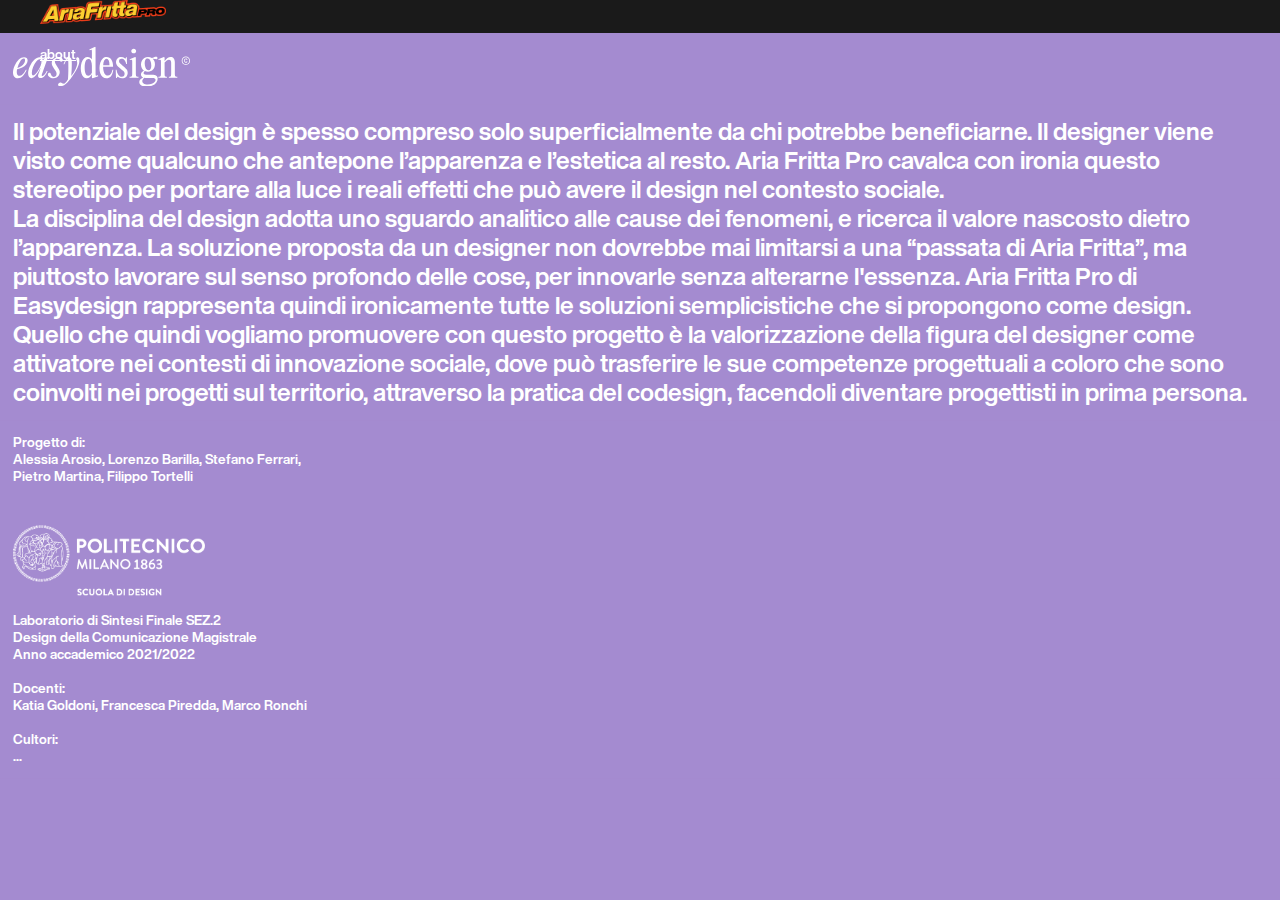
<file: about.html>
<!DOCTYPE html>
<html>
  <head>
    <meta charset="utf-8">
    <meta name="viewport" width=device-width, initial-scale=1.0, maximum-scale=1.0, user-scalable=0>
    <link href="https://cdn.jsdelivr.net/npm/bootstrap@5.1.3/dist/css/bootstrap.min.css" rel="stylesheet" integrity="sha384-1BmE4kWBq78iYhFldvKuhfTAU6auU8tT94WrHftjDbrCEXSU1oBoqyl2QvZ6jIW3" crossorigin="anonymous">
    <link href="style.css" rel="stylesheet">
    <title>Aria Fritta Pro shopping</title>
    <link rel="icon" type="image/png" href="assets/images/icon.png">
  </head>
  <body>

    <nav class="navbar navbar-expand-lg">
      <div class="container-fluid">
        <a class="navbar-brand" href="index.html"><img src="assets/images/logo.png" id="navbarLogoImg" alt="" style="height: 1.875vw"></a>
        <div class="collapse navbar-collapse" id="navbarSupportedContent">
          <ul class="navbar-nav me-auto mb-2 mb-lg-0">
          </ul>
          <form class="d-flex">
            <a class="nav-link" href="about.html">about</a>
          </form>
        </div>
      </div>
    </nav>

<div class="container-fluid" id="realcontainer">
  <div class="row">

    <!-- contesto -->
    <div class="col-12 bg-purple m-text">
      <img src="assets/images/easydesignlogo.svg" style="height: 3.125vw;">
    </div>
    <div class="col-8 p-0 m-0 divimage">
      <div class="col-12 bg-purple m-text">
        <p>Il potenziale del design è spesso compreso solo superficialmente da chi potrebbe beneficiarne. Il designer viene visto come qualcuno che antepone l’apparenza e l’estetica al resto. Aria Fritta Pro cavalca con ironia questo stereotipo per portare alla luce i reali effetti che può avere il design nel contesto sociale. </p>
        <p>La disciplina del design adotta uno sguardo analitico alle cause dei fenomeni, e ricerca il valore nascosto dietro l’apparenza. La soluzione proposta da un designer non dovrebbe mai limitarsi a una “passata di Aria Fritta”, ma piuttosto lavorare sul senso profondo delle cose, per innovarle senza alterarne l'essenza. Aria Fritta Pro di Easydesign rappresenta quindi ironicamente tutte le soluzioni semplicistiche che si propongono come design.</p>
        <p>Quello che quindi vogliamo promuovere con questo progetto è la valorizzazione della figura del designer come attivatore nei contesti di innovazione sociale, dove può trasferire le sue competenze progettuali a coloro che sono coinvolti nei progetti sul territorio, attraverso la pratica del codesign, facendoli diventare progettisti in prima persona.</p>
      </div>
    </div>
    <div class="col-4 p-0 m-0">
      <div class="col bg-purple m-text">
        <h2 style="margin-top: 0;">
          Progetto di:<br>
          Alessia Arosio,
          Lorenzo Barilla,
          Stefano Ferrari,<br>
          Pietro Martina,
          Filippo Tortelli
        </h2>
        <img src="assets/images/polimibianco.png" style="width: 15vw; margin-top: 3.125vw;">
        <h2>
          Laboratorio di Sintesi Finale SEZ.2<br>
          Design della Comunicazione Magistrale<br>
          Anno accademico 2021/2022 <br>
          <br>
          Docenti:<br>
          Katia Goldoni, Francesca Piredda, Marco Ronchi<br>
          <br>
          Cultori:<br>
          ...
        </h2>
      </div>
    </div>

  </div>
  </div>

  </body>
</html>
</file>
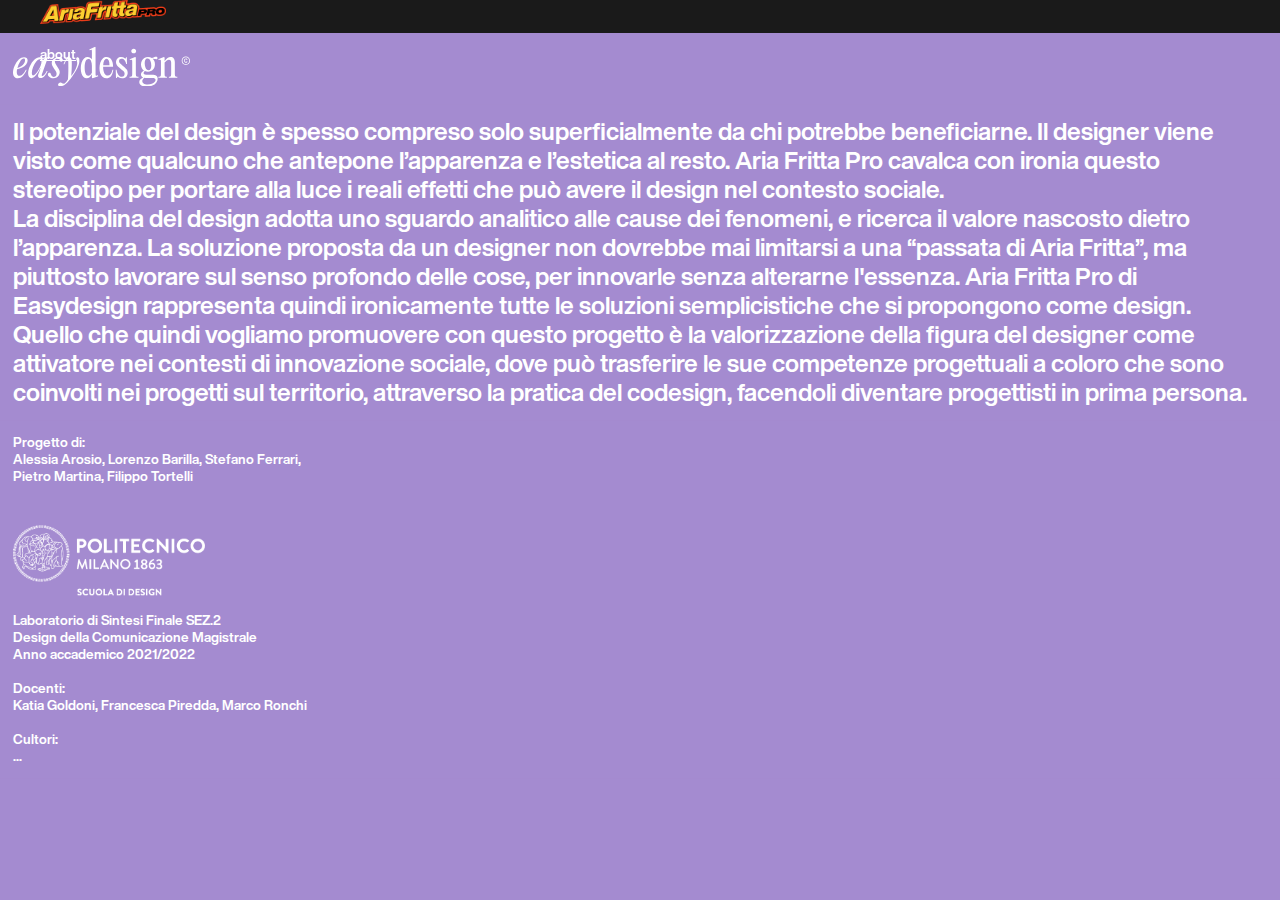
<file: aboutfordesigner.html>
<!DOCTYPE html>
<html>
  <head>
    <meta charset="utf-8">
    <meta name="viewport" width=device-width, initial-scale=1.0, maximum-scale=1.0, user-scalable=0>
    <link href="https://cdn.jsdelivr.net/npm/bootstrap@5.1.3/dist/css/bootstrap.min.css" rel="stylesheet" integrity="sha384-1BmE4kWBq78iYhFldvKuhfTAU6auU8tT94WrHftjDbrCEXSU1oBoqyl2QvZ6jIW3" crossorigin="anonymous">
    <link href="style.css" rel="stylesheet">
    <title>Aria Fritta Pro shopping</title>
    <link rel="icon" type="image/png" href="assets/images/icon.png">
  </head>
  <body>

    <nav class="navbar navbar-expand-lg">
      <div class="container-fluid">
        <a class="navbar-brand" href="designer.html"><img src="assets/images/logo.png" id="navbarLogoImg" alt="" style="height: 1.875vw"></a>
        <div class="collapse navbar-collapse" id="navbarSupportedContent">
          <ul class="navbar-nav me-auto mb-2 mb-lg-0">
          </ul>
          <form class="d-flex">
            <a class="nav-link" href="about.html">about</a>
          </form>
        </div>
      </div>
    </nav>

<div class="container-fluid" id="realcontainer">
  <div class="row">

    <!-- contesto -->
    <div class="col-12 bg-purple m-text">
      <img src="assets/images/easydesignlogo.svg" style="height: 3.125vw;">
    </div>
    <div class="col-8 p-0 m-0 divimage">
      <div class="col-12 bg-purple m-text">
        <p>Il potenziale del design è spesso compreso solo superficialmente da chi potrebbe beneficiarne. Il designer viene visto come qualcuno che antepone l’apparenza e l’estetica al resto. Aria Fritta Pro cavalca con ironia questo stereotipo per portare alla luce i reali effetti che può avere il design nel contesto sociale. </p>
        <p>La disciplina del design adotta uno sguardo analitico alle cause dei fenomeni, e ricerca il valore nascosto dietro l’apparenza. La soluzione proposta da un designer non dovrebbe mai limitarsi a una “passata di Aria Fritta”, ma piuttosto lavorare sul senso profondo delle cose, per innovarle senza alterarne l'essenza. Aria Fritta Pro di Easydesign rappresenta quindi ironicamente tutte le soluzioni semplicistiche che si propongono come design.</p>
        <p>Quello che quindi vogliamo promuovere con questo progetto è la valorizzazione della figura del designer come attivatore nei contesti di innovazione sociale, dove può trasferire le sue competenze progettuali a coloro che sono coinvolti nei progetti sul territorio, attraverso la pratica del codesign, facendoli diventare progettisti in prima persona.</p>
      </div>
    </div>
    <div class="col-4 p-0 m-0">
      <div class="col bg-purple m-text">
        <h2 style="margin-top: 0;">
          Progetto di:<br>
          Alessia Arosio,
          Lorenzo Barilla,
          Stefano Ferrari,<br>
          Pietro Martina,
          Filippo Tortelli
        </h2>
        <img src="assets/images/polimibianco.png" style="width: 15vw; margin-top: 3.125vw;">
        <h2>
          Laboratorio di Sintesi Finale SEZ.2<br>
          Design della Comunicazione Magistrale<br>
          Anno accademico 2021/2022 <br>
          <br>
          Docenti:<br>
          Katia Goldoni, Francesca Piredda, Marco Ronchi<br>
          <br>
          Cultori:<br>
          ...
        </h2>
      </div>
    </div>

  </div>
  </div>

  </body>
</html>
</file>
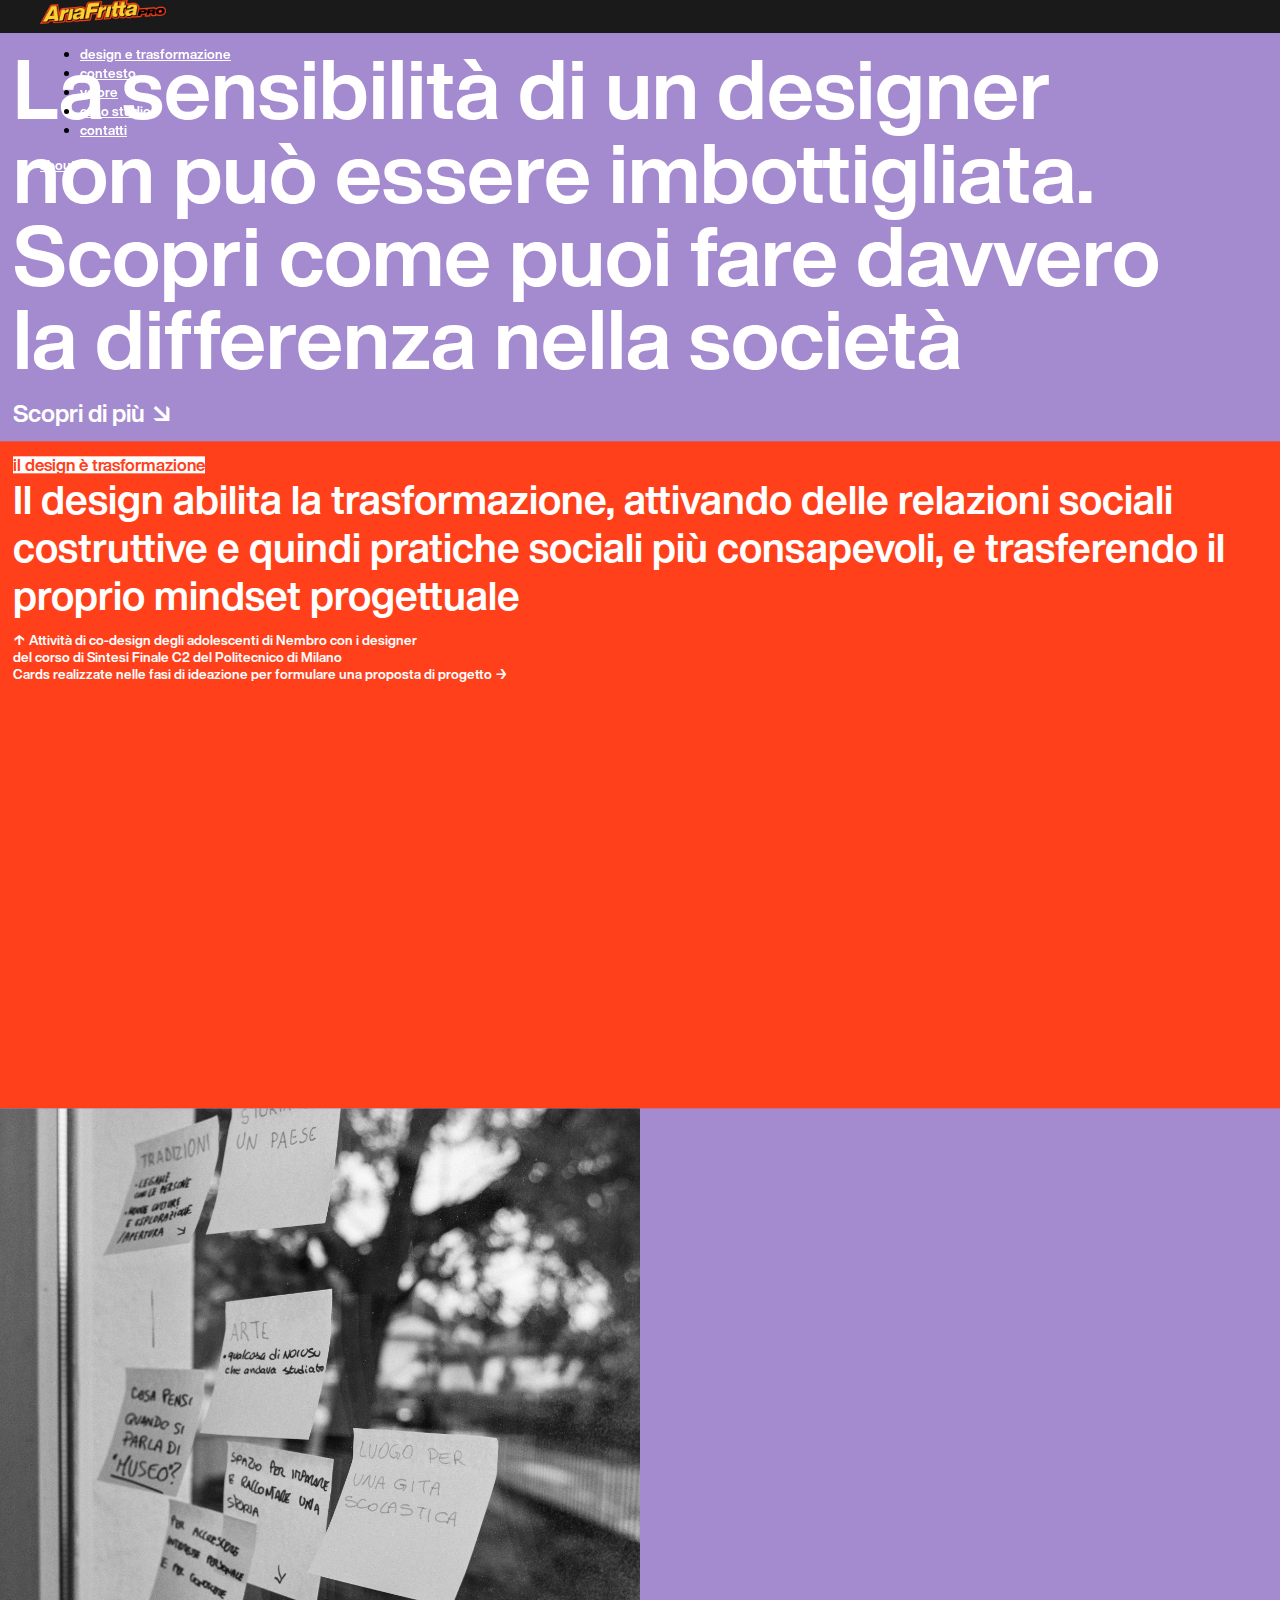
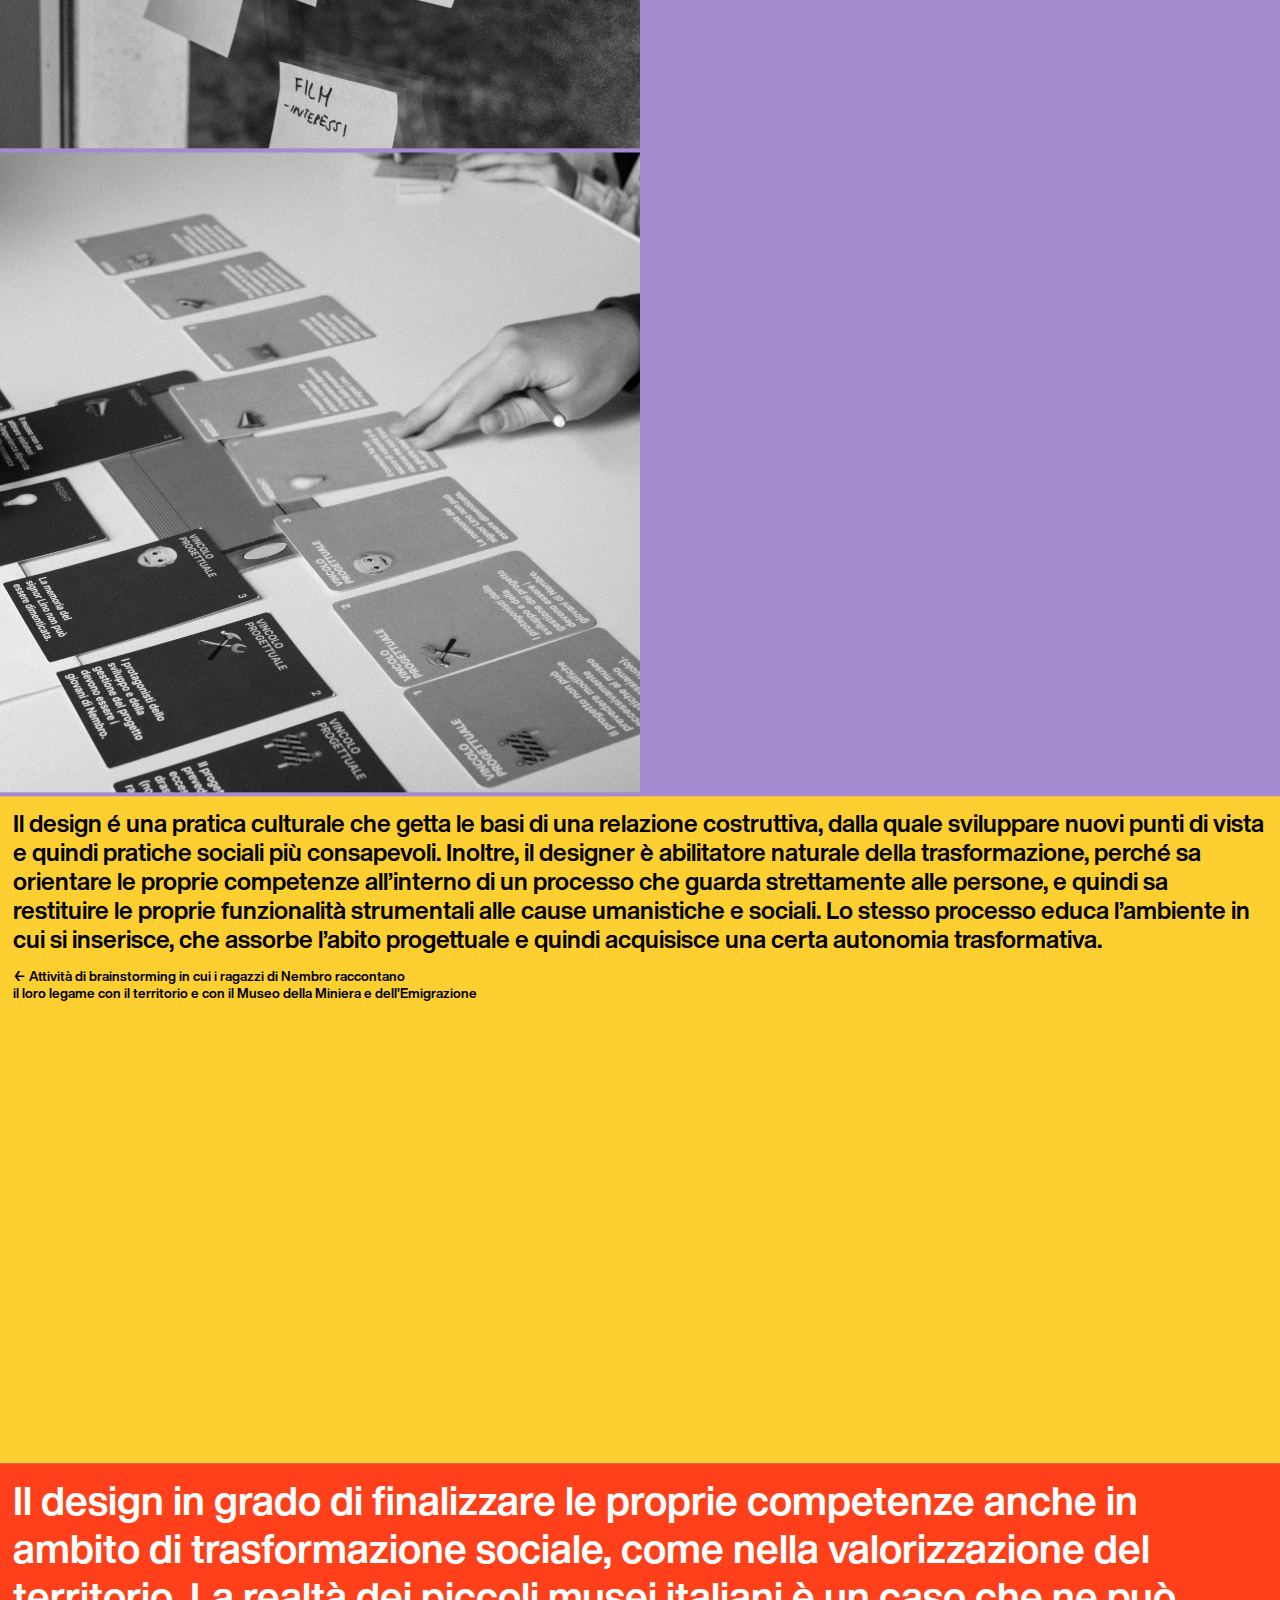
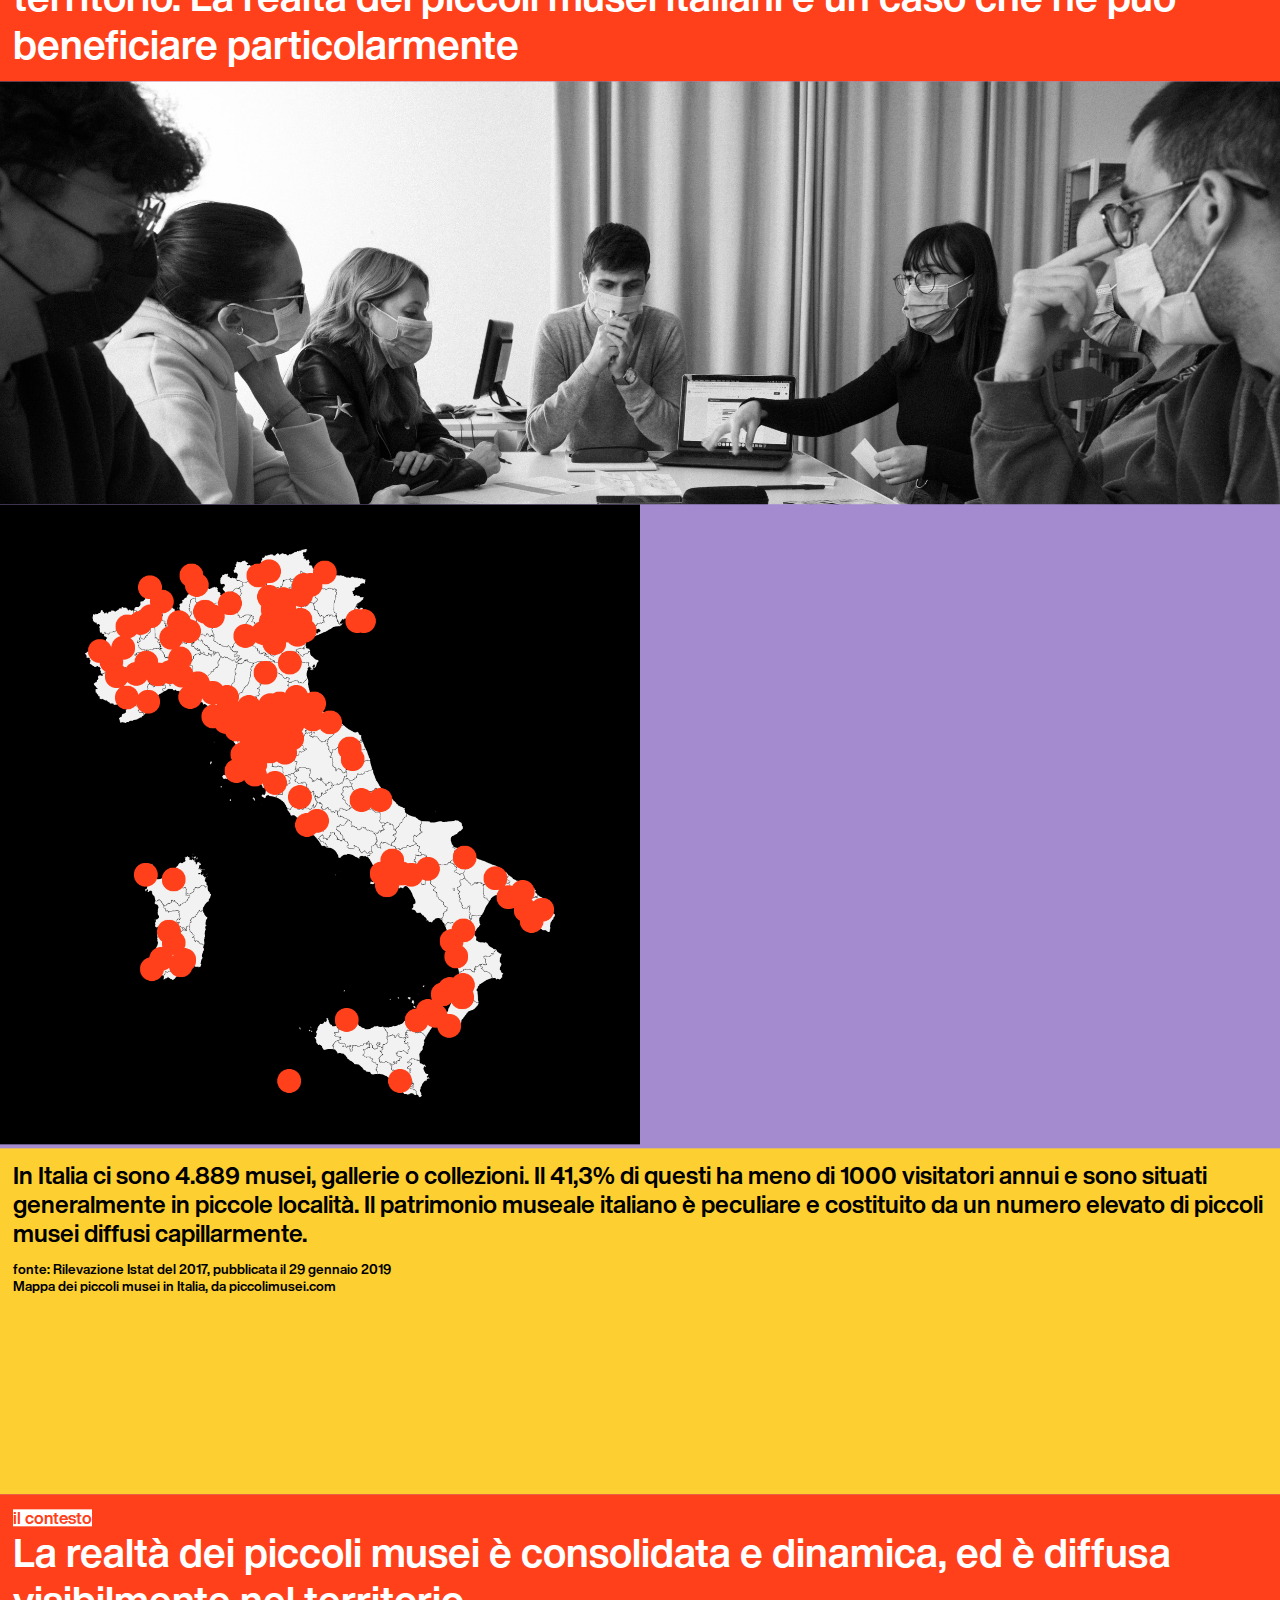
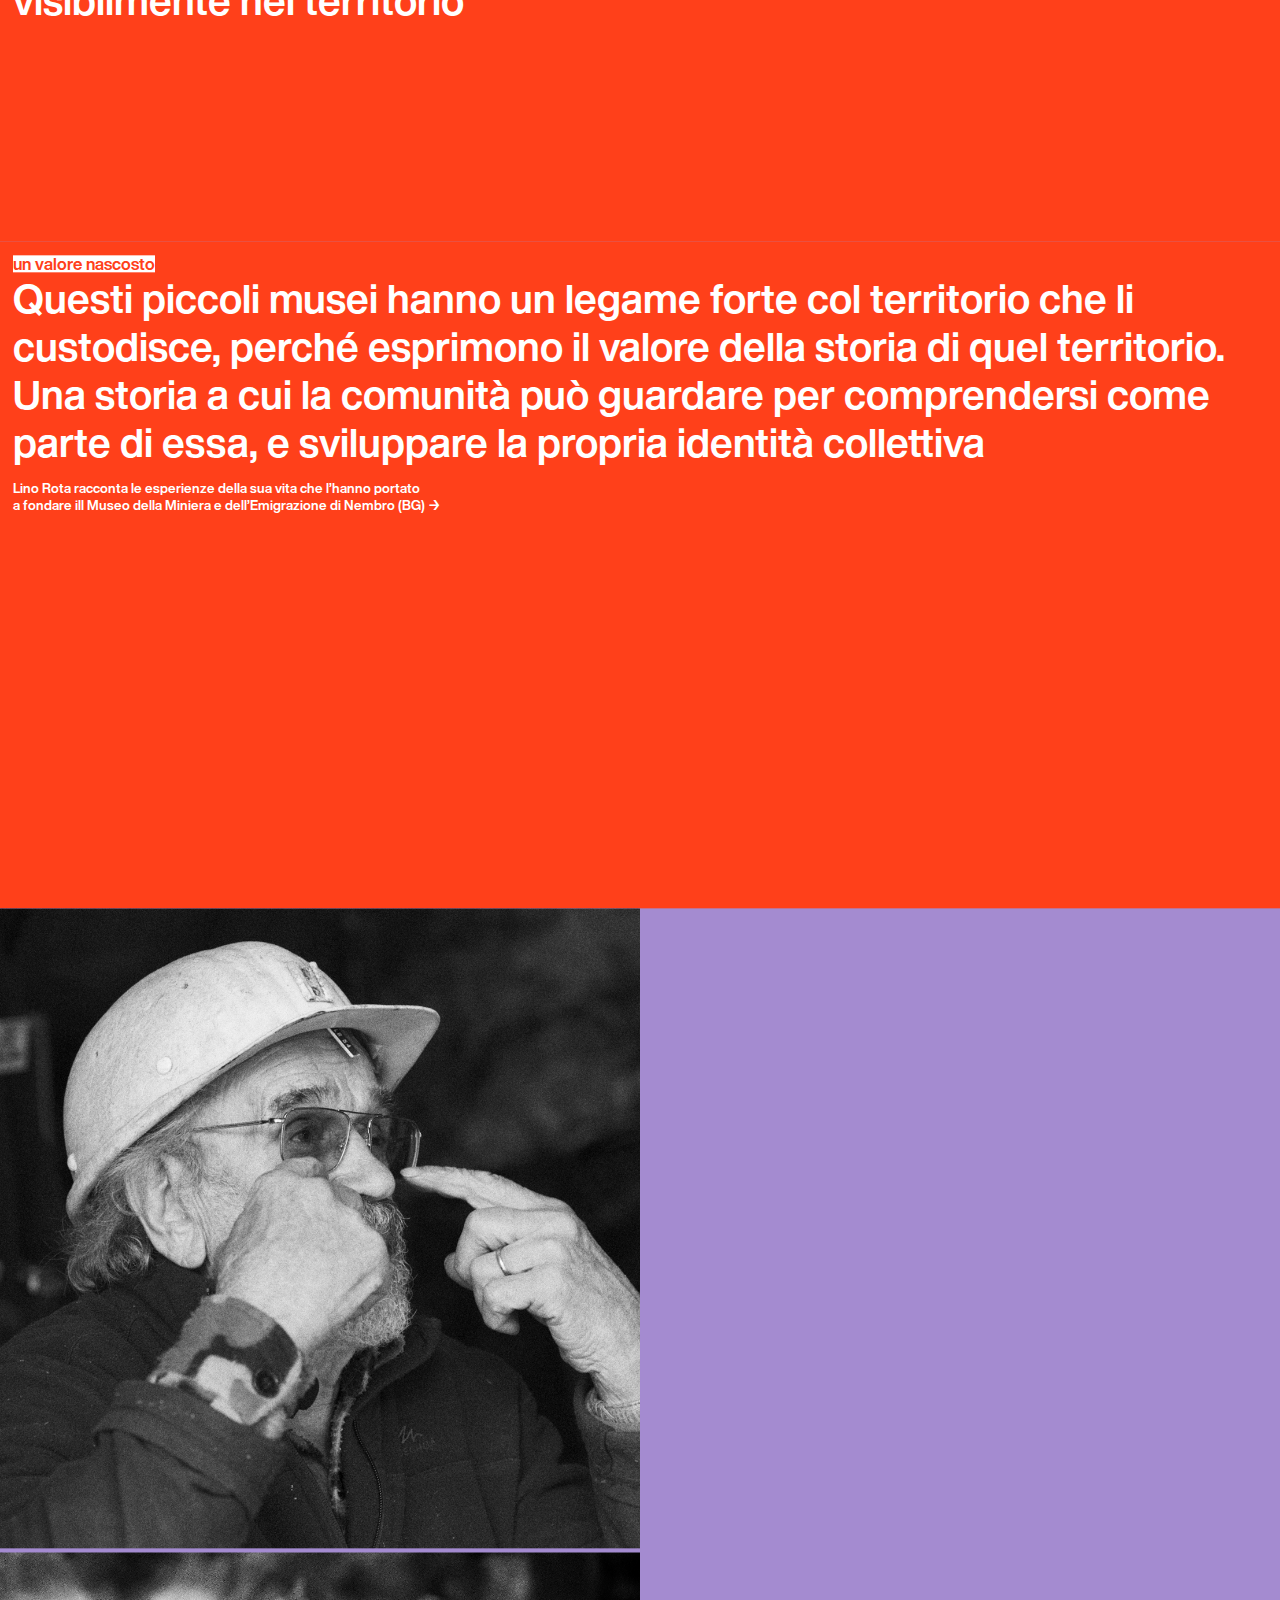
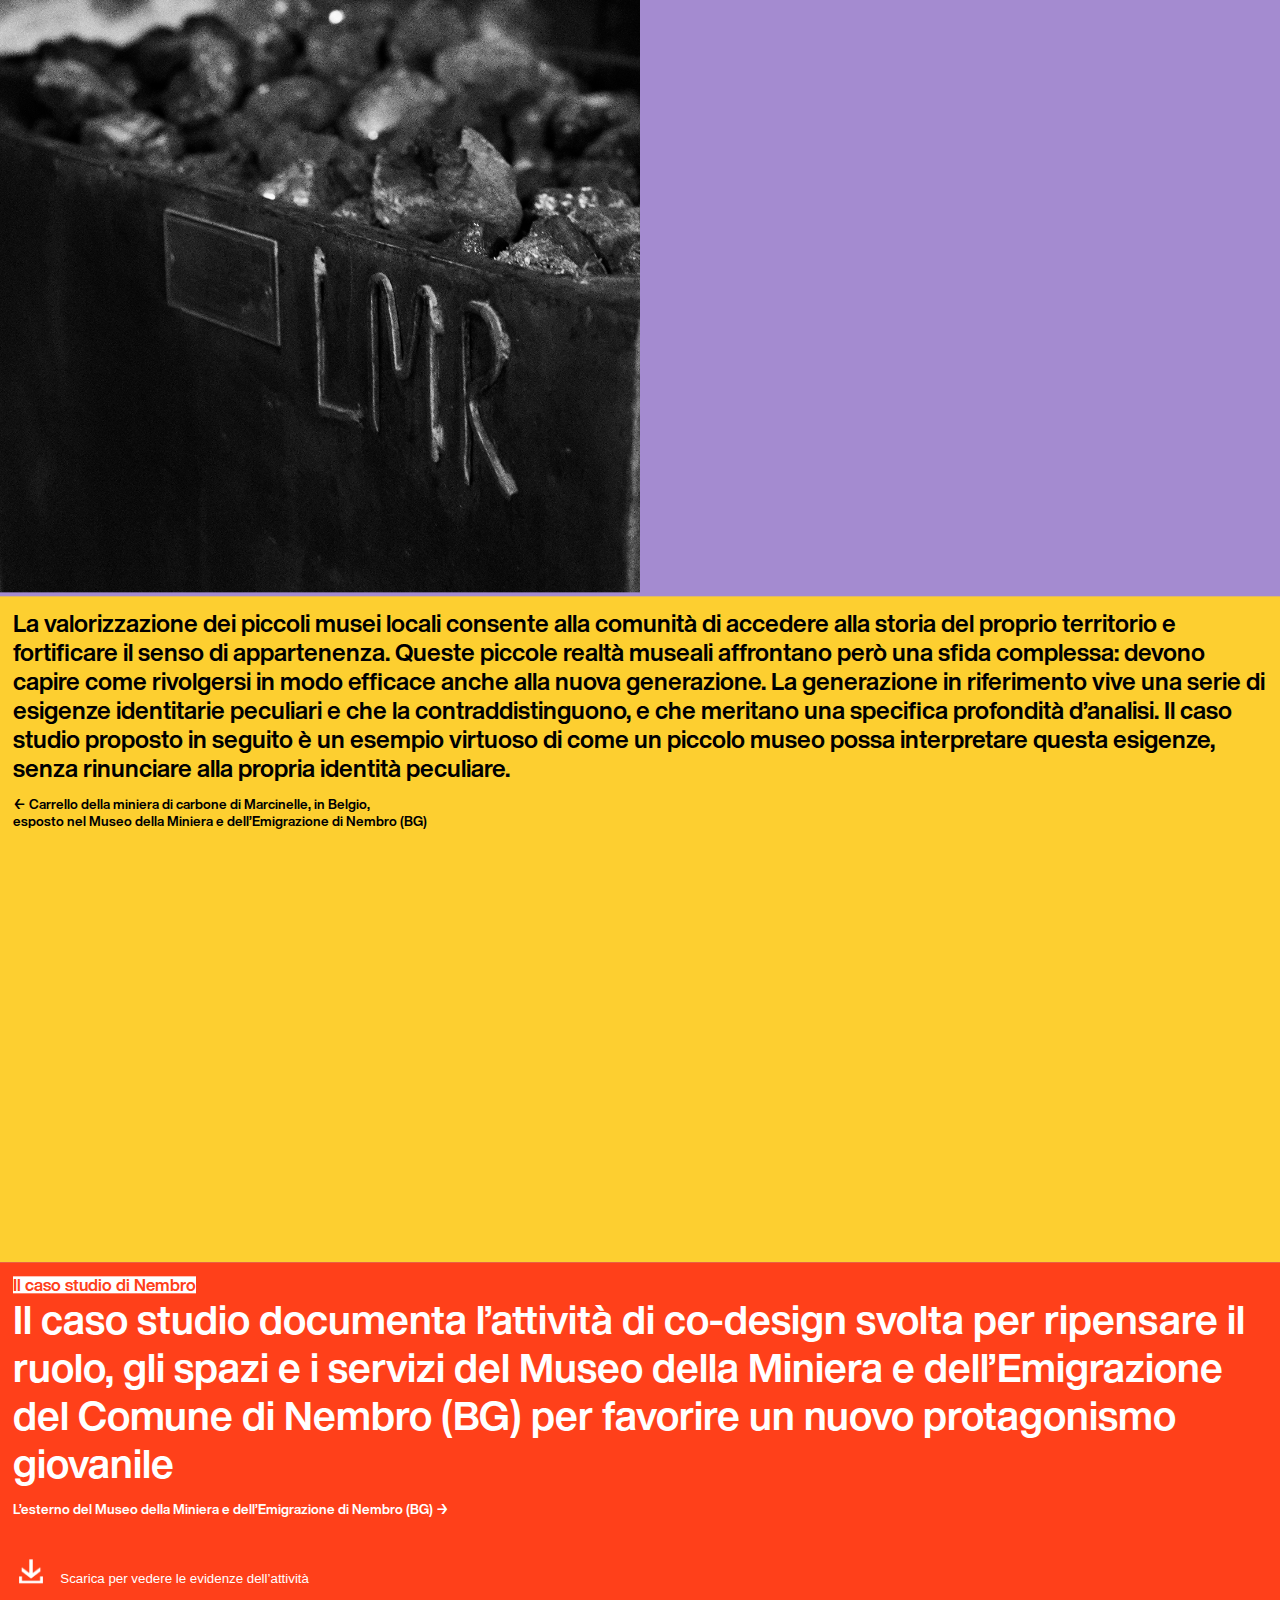
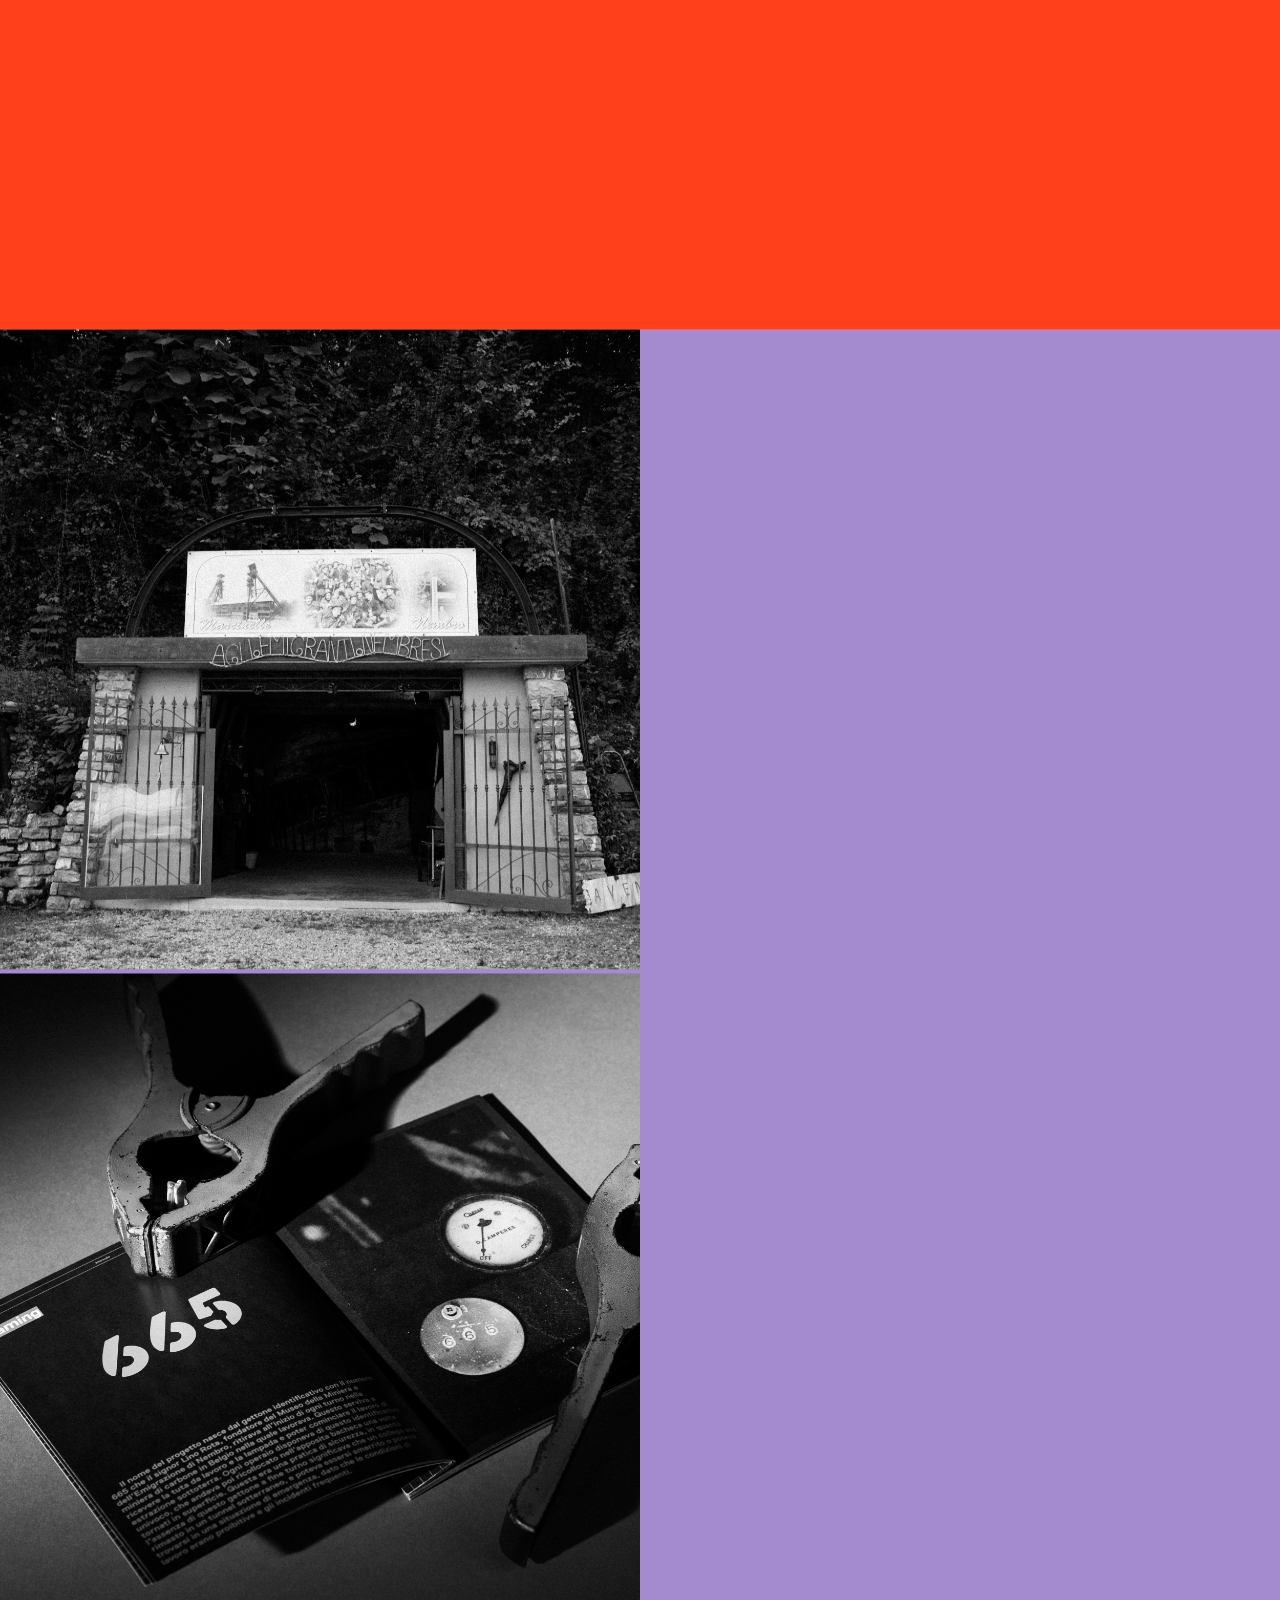
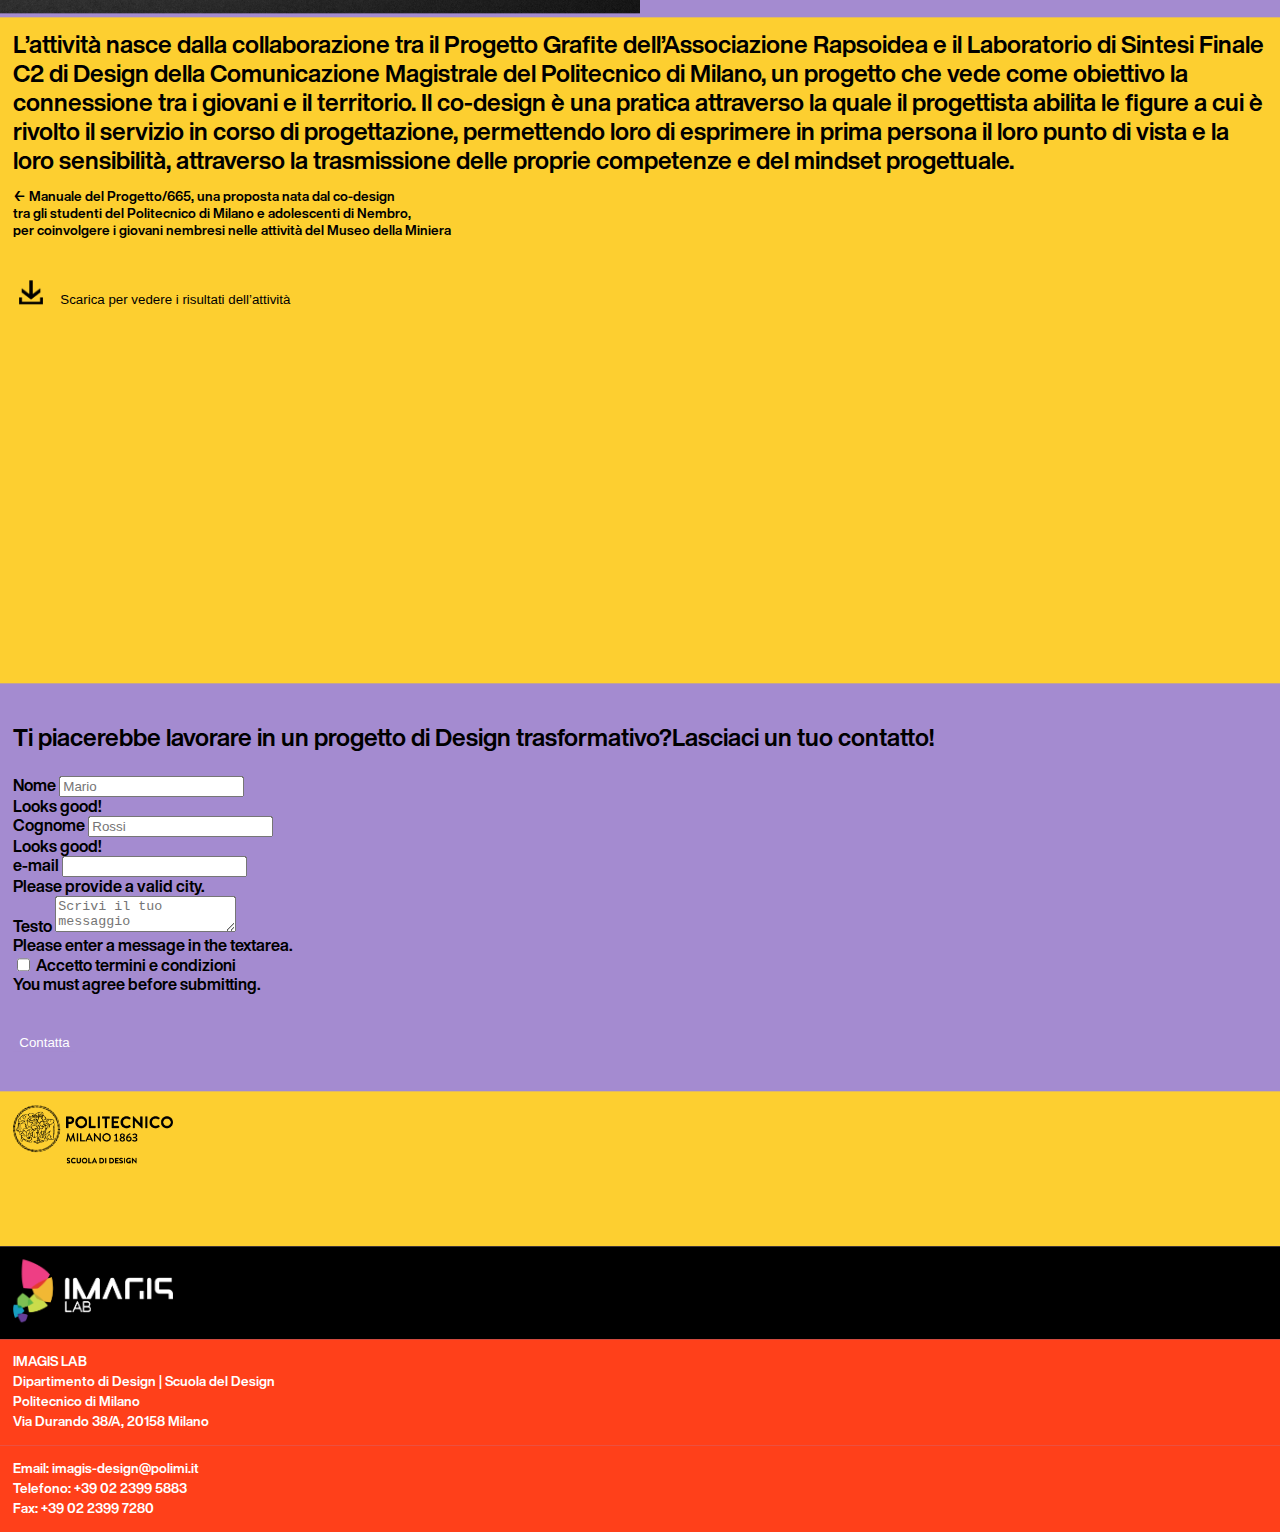
<file: designer.html>
<!DOCTYPE html>
<html>
  <head>
    <meta charset="utf-8">
    <meta name="viewport" width=device-width, initial-scale=1.0, maximum-scale=1.0, user-scalable=0>
    <link href="https://cdn.jsdelivr.net/npm/bootstrap@5.1.3/dist/css/bootstrap.min.css" rel="stylesheet" integrity="sha384-1BmE4kWBq78iYhFldvKuhfTAU6auU8tT94WrHftjDbrCEXSU1oBoqyl2QvZ6jIW3" crossorigin="anonymous">
    <link href="style.css" rel="stylesheet">
    <title>Aria Fritta Pro shopping</title>
    <link rel="icon" type="image/png" href="assets/images/icon.png">
  </head>
  <body>

<nav class="navbar navbar-expand-lg">
  <div class="container-fluid">
    <a class="navbar-brand" href="#"><img src="assets/images/logo.png" id="navbarLogoImg" alt="" style="height: 1.875vw"></a>
    <div class="collapse navbar-collapse" id="navbarSupportedContent">
      <ul class="navbar-nav me-auto mb-2 mb-lg-0">
        <li class="nav-item">
          <a class="nav-link" href="#design">design e trasformazione</a>
        </li>
        <li class="nav-item">
          <a class="nav-link " href="#contesto">contesto</a>
        </li>
        <li class="nav-item">
          <a class="nav-link" href="#valore">valore</a>
        </li>
        <li class="nav-item">
          <a class="nav-link" href="#casostudio">caso studio</a>
        </li>
        <li class="nav-item">
          <a class="nav-link" href="#contatti">contatti</a>
        </li>
      </ul>
      <form class="d-flex">
        <a class="nav-link" href="aboutfordesigner.html">about</a>
      </form>
    </div>
  </div>
</nav>

<div class="container-fluid" id="realcontainer">
  <div class="row">

    <div class="col-12 m-text bg-purple">
      <div id="bigtitle">
      <h1 id="bigtext">La sensibilità di un designer<br>non può essere imbottigliata.<br>
        Scopri come puoi fare davvero<br>la differenza nella società</h1>
        </div>
    </div>

    <div class="col-12 m-text bg-purple" style="padding-top: 0.52083vw;">
      <p>Scopri di più ↘</p>
    </div>

    <!-- design trasformativo -->
    <div class="col-6 bg-red m-text height-2">
      <span class="badge rounded-pill bg-light">il design è trasformazione</span>
      <h1>Il design abilita la trasformazione, attivando delle relazioni sociali costruttive e quindi pratiche sociali più consapevoli, e trasferendo il proprio mindset progettuale</h1>
      <h2>↑ Attività di co-design degli adolescenti di Nembro con i designer<br> del corso di Sintesi Finale C2 del Politecnico di Milano
        <br>Cards realizzate nelle fasi di ideazione per formulare una proposta di progetto →
      <h2>
    </div>
    <div class="col-6 p-0 m-0 divimage">
      <img src="assets/images/post.jpg" class="height-2">
    </div>
    <div class="col-6 p-0 m-0 divimage"><img src="assets/images/carte.jpg" class=" height-2"></div>
    <div class="col-6 p-0 m-0">
      <div class="col-12 bg-yellow m-text height-2">
        <p>Il design é una pratica culturale che getta le basi di una relazione costruttiva, dalla quale sviluppare nuovi punti di vista e quindi pratiche sociali più consapevoli. Inoltre, il designer è abilitatore naturale della trasformazione, perché sa orientare le proprie competenze all’interno di un processo che guarda strettamente alle persone, e quindi sa restituire le proprie funzionalità strumentali alle cause umanistiche e sociali. Lo stesso processo educa l’ambiente in cui si inserisce, che assorbe l’abito progettuale e quindi acquisisce una certa autonomia trasformativa.</p>
        <h2>← Attività di brainstorming in cui i ragazzi di Nembro raccontano<br> il loro legame con il territorio e con il Museo della Miniera e dell’Emigrazione</h2>
      </div>
    </div>

    <div class="col-12 bg-red m-text" id="design">
      <h1>Il design in grado di finalizzare le proprie competenze anche in ambito di trasformazione sociale,  come nella valorizzazione del territorio. La realtà dei piccoli musei italiani è un caso che ne può beneficiare particolarmente</h1>
    </div>
    <div class="col-12 p-0 m-0 divimage" style="height: 33vw">
      <img src="assets/images/design.jpg" style="width: 100%">
    </div>

    <!-- contesto -->
    <div class="col-6 p-0 m-0 divimage">
      <img src="assets/images/mappa.png" class="height-2">
    </div>
    <div class="col-6 p-0 m-0">
      <div class="col-12 bg-yellow m-text height-1">
        <p>In Italia ci sono 4.889 musei, gallerie o collezioni. Il 41,3% di questi ha meno di 1000 visitatori annui e sono situati generalmente in piccole località. Il patrimonio museale italiano è peculiare e costituito da un numero elevato di piccoli musei diffusi capillarmente.</p>
          <h2>fonte: Rilevazione Istat del 2017, pubblicata il 29 gennaio 2019<br>
          Mappa dei piccoli musei in Italia, da piccolimusei.com</h2>

      </div>
      <div class="col-12 bg-red m-text height-1">
        <span class="badge rounded-pill bg-light" id="contesto">il contesto</span>
        <h1>La realtà dei piccoli musei è consolidata e dinamica, ed è diffusa visibilmente nel territorio</h1>
      </div>
    </div>

    <!-- valore nascosto -->
    <div class="col-6 bg-red m-text height-2">
      <span class="badge rounded-pill bg-light" id="valore">un valore nascosto</span>
      <h1>Questi piccoli musei hanno un legame forte col territorio che li custodisce, perché esprimono il valore della storia di quel territorio. Una storia a cui la comunità può guardare per comprendersi come parte di essa, e sviluppare la propria identità collettiva</h1>
      <h2>Lino Rota racconta le esperienze della sua vita che l’hanno portato<br> a fondare ill Museo della Miniera e dell’Emigrazione di Nembro (BG) →</h2>
    </div>
    <div class="col-6 p-0 m-0 divimage">
      <img src="assets/images/rota1.png" class="height-2">
    </div>
    <div class="col-6 p-0 m-0 divimage">
      <img src="assets/images/carrello.png" class=" height-2">
    </div>
    <div class="col-6 p-0 m-0">
      <div class="col-12 bg-yellow m-text height-2">
        <p>La valorizzazione dei piccoli musei locali consente alla comunità di accedere alla storia del proprio territorio e fortificare il senso di appartenenza. Queste piccole realtà museali affrontano però una sfida complessa: devono capire come rivolgersi in modo efficace anche alla nuova generazione. La generazione in riferimento vive una serie di esigenze identitarie peculiari e che la contraddistinguono, e che meritano una specifica profondità d’analisi. Il caso studio proposto in seguito è un esempio virtuoso di come un piccolo museo possa interpretare questa esigenze, senza rinunciare alla propria identità peculiare.</p>
        <h2>← Carrello della miniera di carbone di Marcinelle, in Belgio,<br>esposto nel Museo della Miniera e dell’Emigrazione di Nembro (BG)</h2>
      </div>
    </div>

    <!-- caso studio -->
    <div class="col-6 bg-red m-text height-2">
      <span class="badge rounded-pill bg-light" id="casostudio">Il caso studio di Nembro</span>
      <h1>Il caso studio documenta l’attività di co-design svolta per ripensare il ruolo, gli spazi e i servizi del Museo della Miniera e dell’Emigrazione del Comune di Nembro (BG) per favorire un nuovo protagonismo giovanile</h1>
      <h2>L’esterno del Museo della Miniera e dell’Emigrazione di Nembro (BG) →</h2>
      <button style="color: white">
        <img src="assets/images/downloadbianco.png" class="downloadimage">
        Scarica per vedere le evidenze dell’attività
      </button>
    </div>
    <div class="col-6 p-0 m-0 divimage">
      <img src="assets/images/museo.jpg" class="height-2">
    </div>
    <div class="col-6 p-0 m-0 divimage">
      <img src="assets/images/665.jpg" class=" height-2">
    </div>
    <div class="col-6 p-0 m-0">
      <div class="col-12 bg-yellow m-text height-2">
        <p>L’attività nasce dalla collaborazione tra il Progetto Grafite dell’Associazione Rapsoidea e il Laboratorio di Sintesi Finale C2 di Design della Comunicazione Magistrale del Politecnico di Milano, un progetto che vede come obiettivo la connessione tra i giovani e il territorio. Il co-design è una pratica attraverso la quale il progettista abilita le figure a cui è rivolto il servizio in corso di progettazione, permettendo loro di esprimere in prima persona il loro punto di vista e la loro sensibilità, attraverso la trasmissione delle proprie competenze e del mindset progettuale.</p>
        <h2>← Manuale del Progetto/665, una proposta nata dal co-design<br>tra gli studenti del Politecnico di Milano e adolescenti di Nembro,<br> per coinvolgere i giovani nembresi nelle attività del Museo della Miniera</h2>
        <button>
          <img src="assets/images/downloadnero.png" class="downloadimage">
          Scarica per vedere i risultati dell’attività
        </button>
      </div>
    </div>

    <!--form -->
    <div class="col-3 bg-light m-text" id="contatti"></div>

    <div class="col-6 bg-light m-text">

    <p style="margin-bottom: 1.875vw;">Ti piacerebbe lavorare in un progetto di Design trasformativo?Lasciaci un tuo contatto!</p>
    <form class="row g-3">
  <div class="col-md-6">
    <label for="validationServer01" class="form-label">Nome</label>
    <input type="text" class="form-control" id="validationServer01" placeholder="Mario" required>
    <div class="valid-feedback">
      Looks good!
    </div>
  </div>
  <div class="col-md-6">
    <label for="validationServer02" class="form-label">Cognome</label>
    <input type="text" class="form-control" id="validationServer02" placeholder="Rossi" required>
    <div class="valid-feedback">
      Looks good!
    </div>
  </div>
  <div class="col-md-12">
    <label for="validationServer03" class="form-label">e-mail</label>
    <input type="text" class="form-control" id="validationServer03" aria-describedby="validationServer03Feedback" required>
    <div id="validationServer03Feedback" class="invalid-feedback">
      Please provide a valid city.
    </div>
  </div>

  <div class="col-12">
    <div class="mb-3">
  <label for="validationTextarea" class="form-label">Testo</label>
  <textarea class="form-control" id="validationTextarea" placeholder="Scrivi il tuo messaggio" required></textarea>
  <div class="invalid-feedback">
    Please enter a message in the textarea.
  </div>

  <div class="col-12">
    <div class="form-check">
      <input class="form-check-input" type="checkbox" value="" id="invalidCheck3" aria-describedby="invalidCheck3Feedback" required>
      <label class="form-check-label" for="invalidCheck3">
        Accetto termini e condizioni
      </label>
      <div id="invalidCheck3Feedback" class="invalid-feedback">
        You must agree before submitting.
      </div>
    </div>
  </div>

</div>
    <button class="btn rounded-pill" type="submit" id="contattaButton">Contatta</button>
  </div>

</form>
  </div>
  <div class="col-3 bg-light m-text"></div>

    <!-- footer -->
    <div class="col-3 bg-yellow m-text footer">
      <img src="assets/images/poliminero.png" style="width: 12.5vw;">
    </div>
    <div class="col-3 bg-black m-text">
      <img src="assets/images/imagislab.png" style="width: 12.5vw;">
    </div>
    <div class="col-3 bg-red m-text">
      <h3>IMAGIS LAB<br>Dipartimento di Design | Scuola del Design<br>Politecnico di Milano<br>Via Durando 38/A, 20158 Milano</h3>
    </div>
    <div class="col-3 bg-red m-text">
      <h3>Email: imagis-design@polimi.it<br>Telefono: +39 02 2399 5883<br>Fax: +39 02 2399 7280</h3>
    </div>

  </div>
  </div>

  </body>
</html>
</file>
<file: style.css>
@font-face {
  font-family: Helveticanow;
  src: url(HelveticaNowDisplay-Bold.otf) format("opentype");
}

body {
  margin: 0;
  font-family: Helveticanow;
  overflow: auto;
  background-color: #A48BD0;
}

.navbar {
  background-color: #1A1A1A;
  height: 2.604vw;
  padding-left: 3.125vw;
  padding-top: 0px;
  padding-bottom: 0px;
  padding-right: 3.125vw;
  position: fixed;
  top: 0;
  width: 100%;
  z-index: 1;
}

.nav-link {
  color: white;
  font-size: 1.041vw;
}

.nav-link:hover {
  color: #A48BD0;
}

#containerVideo {
  /* overflow: hidden; */
  margin: 0;
  border: 0;
  padding: 0;
}

#frameVideo {
  margin: 0;
  padding: 0;
  height: 84vh;
  width: 100%;
}

#bigtitle {
  margin: 0;
  padding: 0;
  /* height: 50vh; */
  /* text-align: center; */
}

.container-fluid {
  margin: 0;
}

#realcontainer {
  transform: translateY(2.604vw);
}

.bg-red {
  background-color: #FF401A;
  color: white;
}

.bg-yellow {
  background-color: #FDCF30;
  color: black;
}

.bg-purple {
  background-color: #A48BD0;
  color: white;
}

.bg-black {
  background-color: black;
  color: #FF401A;
}

.m-text {
  padding: 1.041vw;
}

.height-1 {
  height: 25vw;
}

.height-2 {
  height: 50vw;
}

.footer {
  height: 10vw;
}

.downloadimage {
  height: 1.875vw;
  margin-right: 1.041vw;
}

.divimage {
  overflow: hidden;
}

h1 {
  font-size: 3.125vw;
  line-height: normal;
  margin: 0;
}

p {
  font-size: 1.875vw;
  line-height: normal;
  margin: 0;
}

h2 {
  font-size: 1.041vw;
  line-height: normal;
  margin: 0;
  margin-top: 1.041vw;
}

button {
  background: none;
  border: none;
  font-size: 1.041vw;
  line-height: normal;
  margin: 0;
  margin-top: 3.125vw;
}

h3 {
    font-size: 1.041vw;
    line-height: 1.5;
    margin: 0;
}

span {
  background-color: white;
  color: #FF401A;
}

.badge {
  font-size: 1.302vw;
  color: #FF401A;
  margin-bottom: 1.041vw;
}

#contattaButton {
  background-color: #A48BD0;
  color: white;
}

#bigtext {
  font-size: 6.5vw;
  line-height: 6.5vw;
}
</file>
